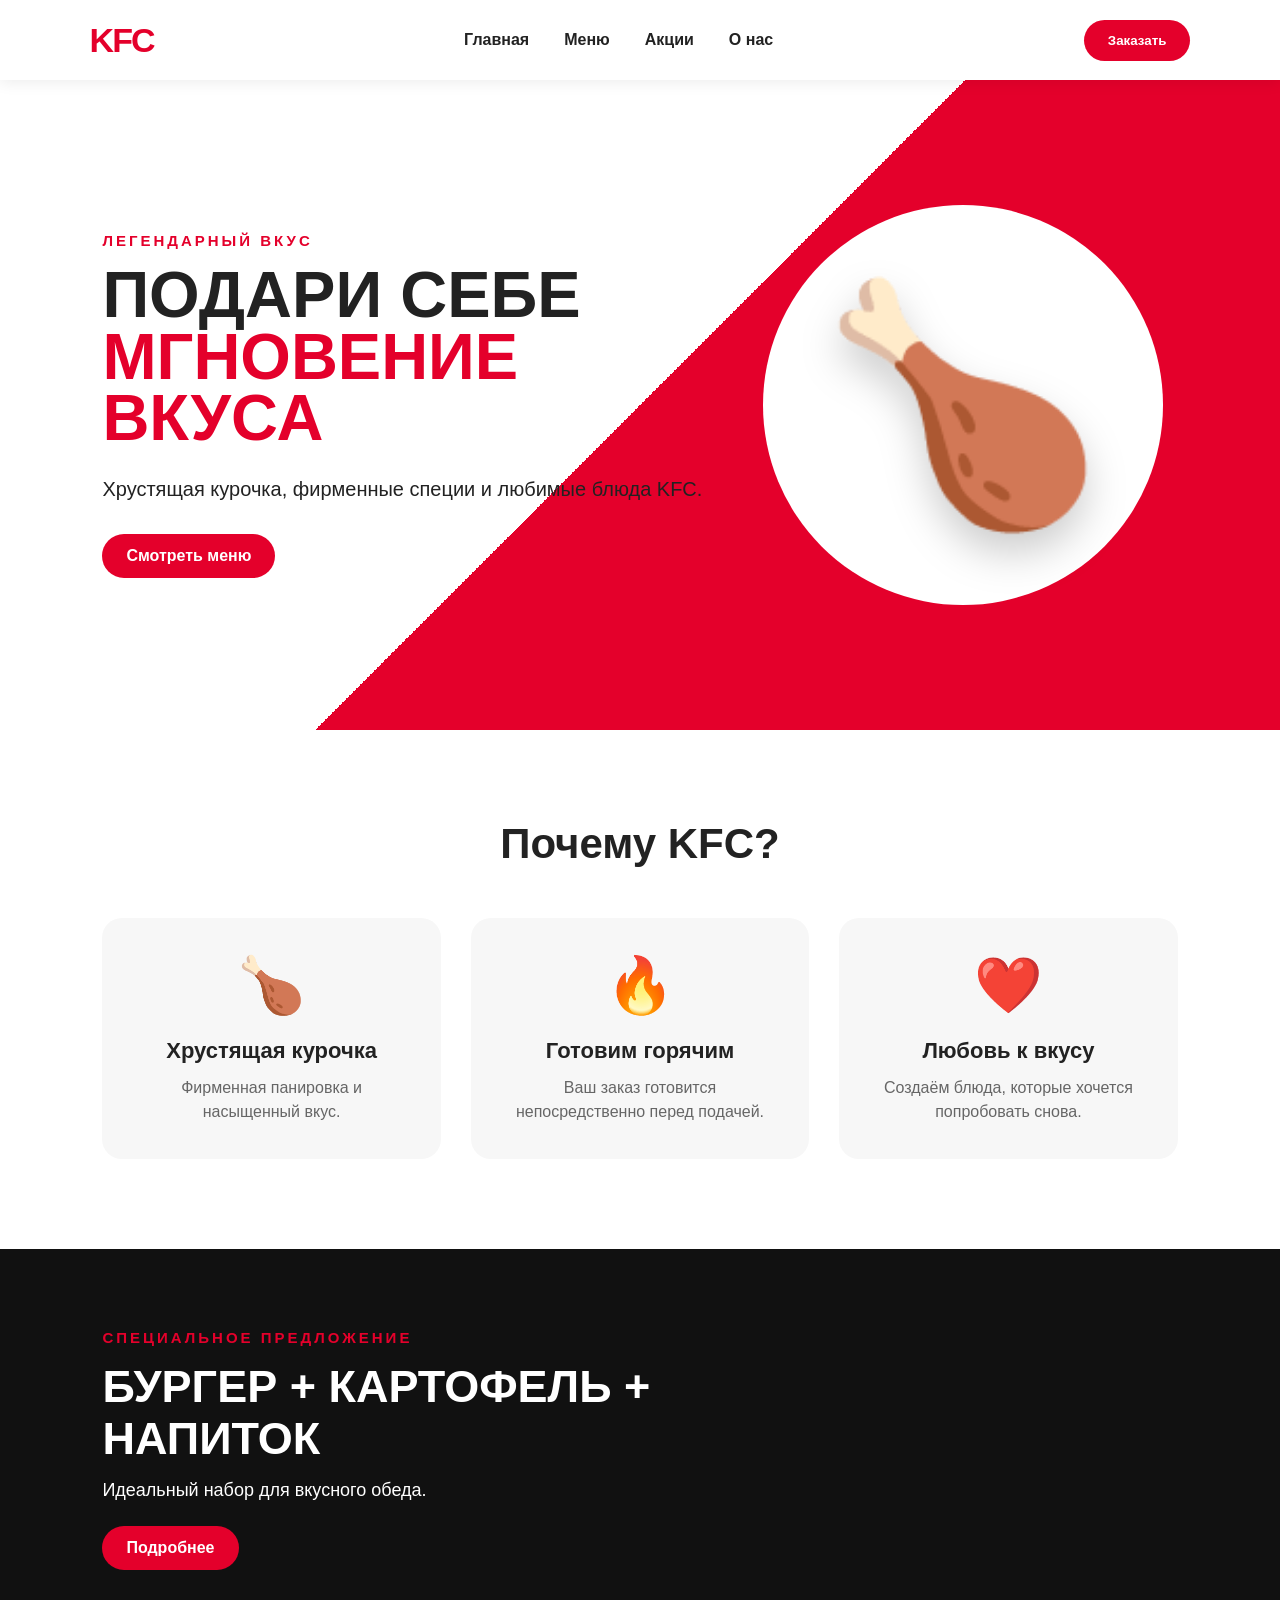
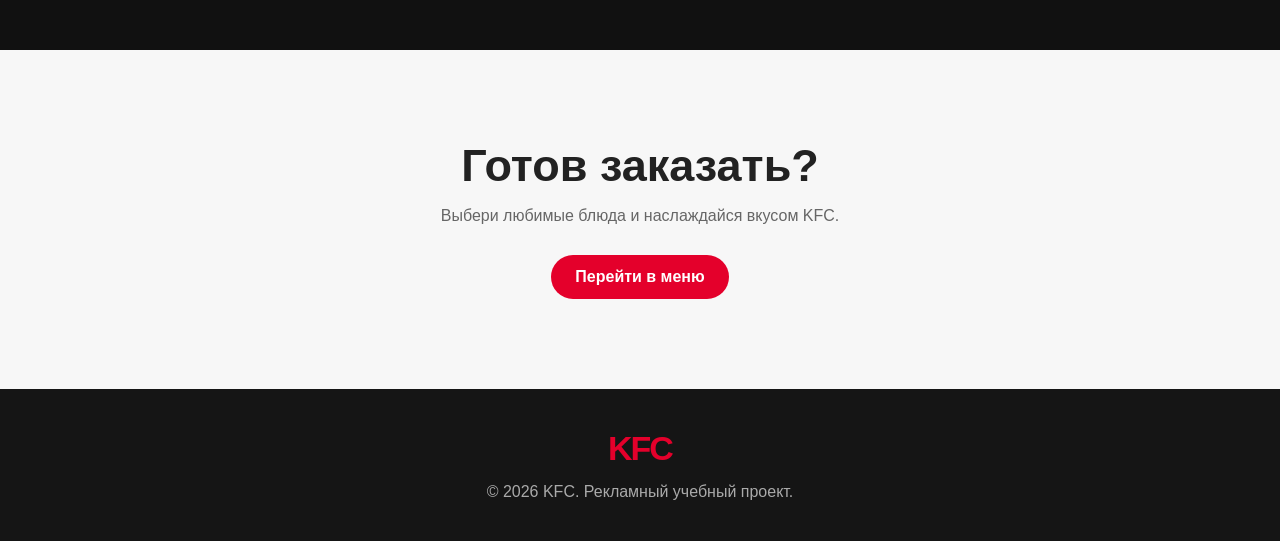
<file: index.html>
<!DOCTYPE html>
<html lang="ru">
<head>
    <meta charset="UTF-8">
    <meta name="viewport" content="width=device-width, initial-scale=1.0">
    <title>KFC — Вкус, который объединяет</title>
    <link rel="stylesheet" href="style.css">
</head>
<body>

<header>
    <div class="logo">KFC</div>

    <nav>
        <a href="index.html">Главная</a>
        <a href="menu.html">Меню</a>
        <a href="promotions.html">Акции</a>
        <a href="about.html">О нас</a>
    </nav>

    <button class="order-btn" onclick="scrollToOrder()">Заказать</button>
</header>

<main>

<section class="hero">
    <div class="hero-text">
        <p class="subtitle">ЛЕГЕНДАРНЫЙ ВКУС</p>
        <h1>ПОДАРИ СЕБЕ<br><span>МГНОВЕНИЕ ВКУСА</span></h1>
        <p>
            Хрустящая курочка, фирменные специи
            и любимые блюда KFC.
        </p>

        <a href="menu.html" class="main-btn">Смотреть меню</a>
    </div>

    <div class="hero-food">
        <div class="circle"></div>
        <div class="food-card">
            🍗
        </div>
    </div>
</section>

<section class="advantages">
    <h2>Почему KFC?</h2>

    <div class="advantage-container">
        <div class="advantage">
            <div>🍗</div>
            <h3>Хрустящая курочка</h3>
            <p>Фирменная панировка и насыщенный вкус.</p>
        </div>

        <div class="advantage">
            <div>🔥</div>
            <h3>Готовим горячим</h3>
            <p>Ваш заказ готовится непосредственно перед подачей.</p>
        </div>

        <div class="advantage">
            <div>❤️</div>
            <h3>Любовь к вкусу</h3>
            <p>Создаём блюда, которые хочется попробовать снова.</p>
        </div>
    </div>
</section>

<section class="promo">
    <div>
        <p class="subtitle">СПЕЦИАЛЬНОЕ ПРЕДЛОЖЕНИЕ</p>
        <h2>БУРГЕР + КАРТОФЕЛЬ + НАПИТОК</h2>
        <p>Идеальный набор для вкусного обеда.</p>
        <a href="promotions.html" class="main-btn">Подробнее</a>
    </div>
</section>

<section class="order" id="order">
    <h2>Готов заказать?</h2>
    <p>Выбери любимые блюда и наслаждайся вкусом KFC.</p>
    <a href="menu.html" class="main-btn">Перейти в меню</a>
</section>

</main>

<footer>
    <div class="logo">KFC</div>
    <p>© 2026 KFC. Рекламный учебный проект.</p>
</footer>

<script src="script.js"></script>
</body>
</html>
</file>
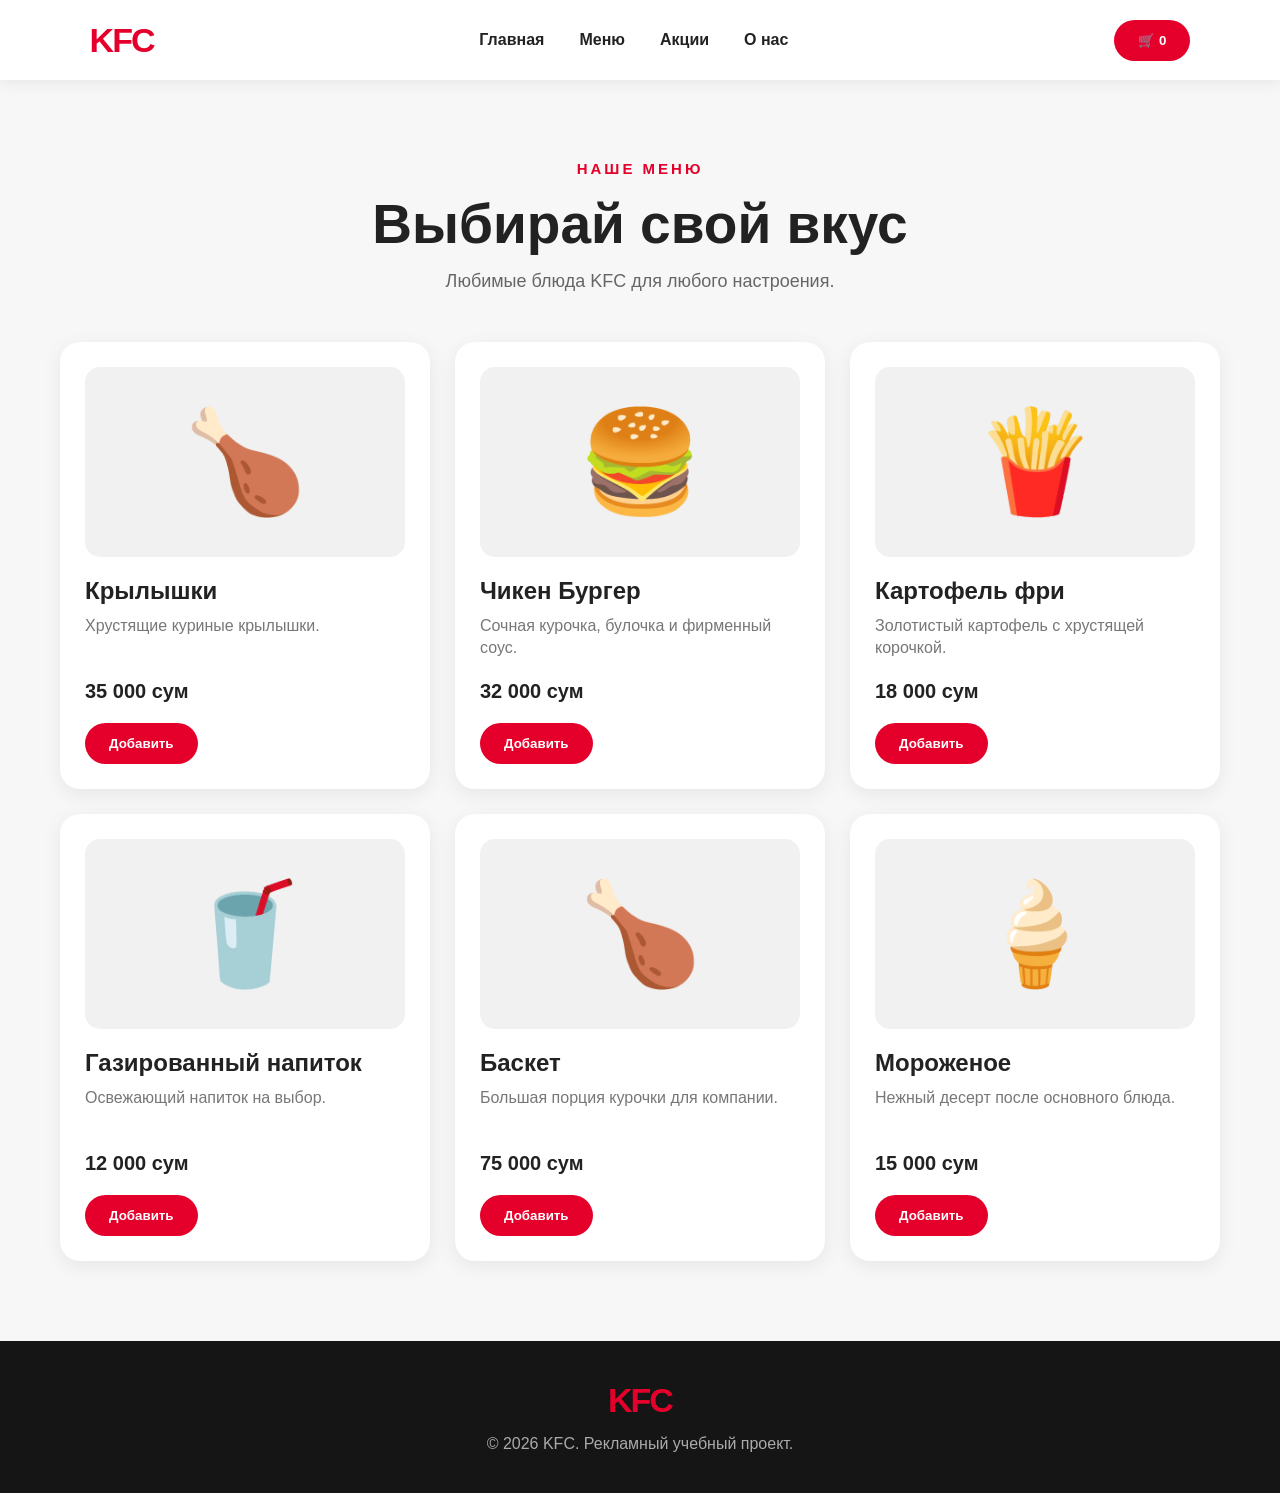
<file: about.html>
<!DOCTYPE html>
<html lang="ru">
<head>
    <meta charset="UTF-8">
    <meta name="viewport" content="width=device-width, initial-scale=1.0">
    <title>KFC — Меню</title>
    <link rel="stylesheet" href="style.css">
</head>
<body>

<header>
    <div class="logo">KFC</div>

    <nav>
        <a href="index.html">Главная</a>
        <a href="menu.html">Меню</a>
        <a href="promotions.html">Акции</a>
        <a href="about.html">О нас</a>
    </nav>

    <button class="order-btn" onclick="showCart()">🛒 <span id="cart-count">0</span></button>
</header>

<main class="page">

    <section class="page-title">
        <p class="subtitle">НАШЕ МЕНЮ</p>
        <h1>Выбирай свой вкус</h1>
        <p>Любимые блюда KFC для любого настроения.</p>
    </section>

    <section class="menu-grid">

        <div class="menu-item">
            <div class="food-image">🍗</div>
            <h2>Крылышки</h2>
            <p>Хрустящие куриные крылышки.</p>
            <strong>35 000 сум</strong>
            <button onclick="addToCart('Крылышки', 35000)">Добавить</button>
        </div>

        <div class="menu-item">
            <div class="food-image">🍔</div>
            <h2>Чикен Бургер</h2>
            <p>Сочная курочка, булочка и фирменный соус.</p>
            <strong>32 000 сум</strong>
            <button onclick="addToCart('Чикен Бургер', 32000)">Добавить</button>
        </div>

        <div class="menu-item">
            <div class="food-image">🍟</div>
            <h2>Картофель фри</h2>
            <p>Золотистый картофель с хрустящей корочкой.</p>
            <strong>18 000 сум</strong>
            <button onclick="addToCart('Картофель фри', 18000)">Добавить</button>
        </div>

        <div class="menu-item">
            <div class="food-image">🥤</div>
            <h2>Газированный напиток</h2>
            <p>Освежающий напиток на выбор.</p>
            <strong>12 000 сум</strong>
            <button onclick="addToCart('Напиток', 12000)">Добавить</button>
        </div>

        <div class="menu-item">
            <div class="food-image">🍗</div>
            <h2>Баскет</h2>
            <p>Большая порция курочки для компании.</p>
            <strong>75 000 сум</strong>
            <button onclick="addToCart('Баскет', 75000)">Добавить</button>
        </div>

        <div class="menu-item">
            <div class="food-image">🍦</div>
            <h2>Мороженое</h2>
            <p>Нежный десерт после основного блюда.</p>
            <strong>15 000 сум</strong>
            <button onclick="addToCart('Мороженое', 15000)">Добавить</button>
        </div>

    </section>

</main>

<footer>
    <div class="logo">KFC</div>
    <p>© 2026 KFC. Рекламный учебный проект.</p>
</footer>

<script src="script.js"></script>
</body>
</html>
</file>
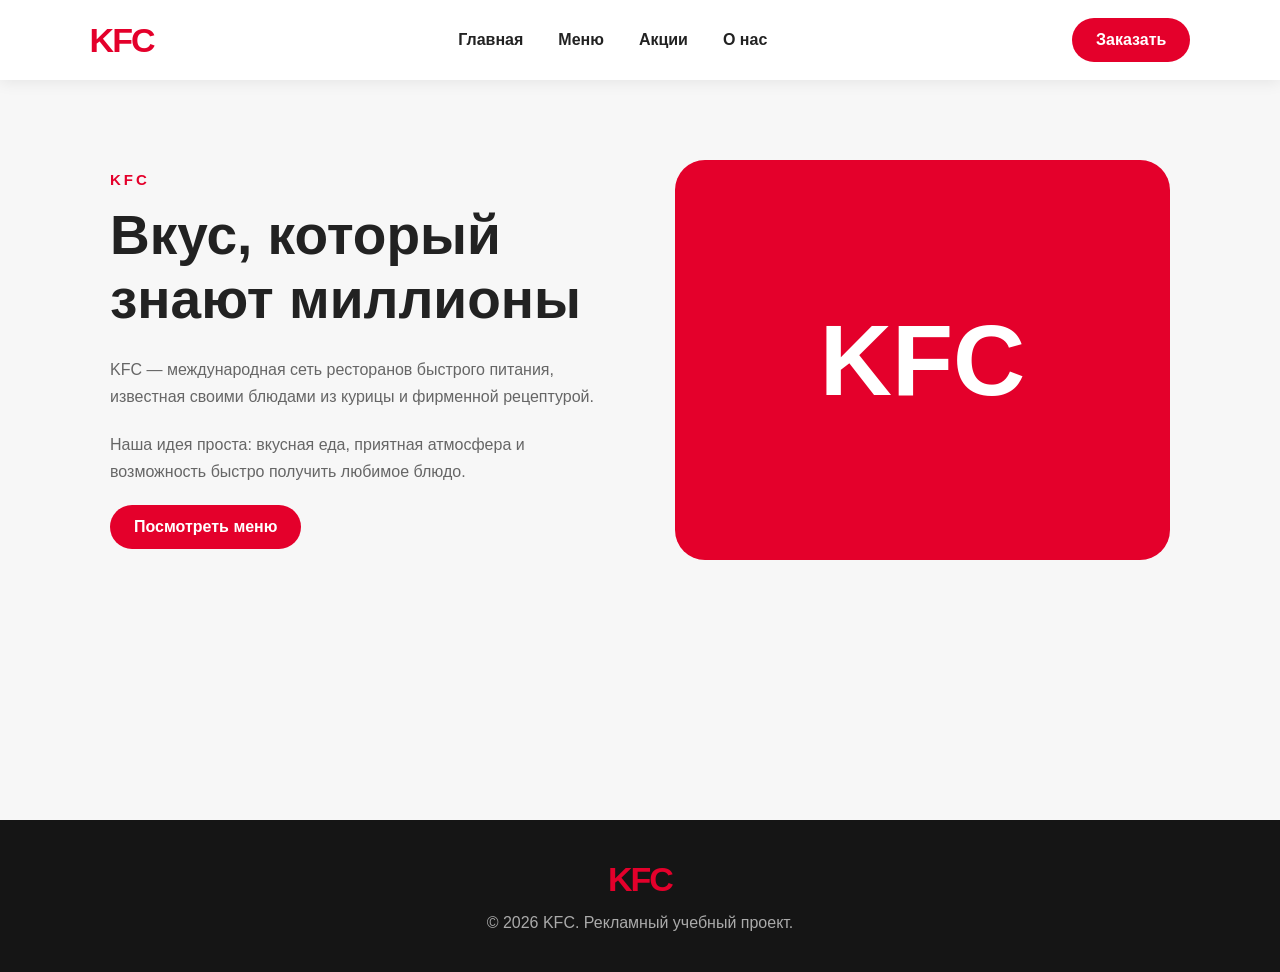
<file: promotions.html>
<!DOCTYPE html>
<html lang="ru">
<head>
    <meta charset="UTF-8">
    <meta name="viewport" content="width=device-width, initial-scale=1.0">
    <title>KFC — О нас</title>
    <link rel="stylesheet" href="style.css">
</head>
<body>

<header>
    <div class="logo">KFC</div>

    <nav>
        <a href="index.html">Главная</a>
        <a href="menu.html">Меню</a>
        <a href="promotions.html">Акции</a>
        <a href="about.html">О нас</a>
    </nav>

    <a href="menu.html" class="order-btn">Заказать</a>
</header>

<main class="page">

    <section class="about">
        <div>
            <p class="subtitle">KFC</p>
            <h1>Вкус, который знают миллионы</h1>

            <p>
                KFC — международная сеть ресторанов быстрого питания,
                известная своими блюдами из курицы и фирменной рецептурой.
            </p>

            <p>
                Наша идея проста: вкусная еда, приятная атмосфера
                и возможность быстро получить любимое блюдо.
            </p>

            <a href="menu.html" class="main-btn">Посмотреть меню</a>
        </div>

        <div class="about-logo">
            KFC
        </div>
    </section>

</main>

<footer>
    <div class="logo">KFC</div>
    <p>© 2026 KFC. Рекламный учебный проект.</p>
</footer>

<script src="script.js"></script>
</body>
</html>
</file>
<file: style.css>
* {
    margin: 0;
    padding: 0;
    box-sizing: border-box;
}

html {
    scroll-behavior: smooth;
}

body {
    font-family: Arial, Helvetica, sans-serif;
    background: #f7f7f7;
    color: #222;
}

header {
    height: 80px;
    background: #ffffff;
    display: flex;
    align-items: center;
    justify-content: space-between;
    padding: 0 7%;
    position: sticky;
    top: 0;
    z-index: 100;
    box-shadow: 0 2px 15px rgba(0,0,0,0.08);
}

.logo {
    font-size: 34px;
    font-weight: 900;
    color: #e4002b;
    letter-spacing: -2px;
}

nav {
    display: flex;
    gap: 35px;
}

nav a {
    text-decoration: none;
    color: #222;
    font-weight: 700;
    transition: 0.3s;
}

nav a:hover {
    color: #e4002b;
}

.order-btn,
.main-btn,
.menu-item button,
.promo-card button {
    border: none;
    background: #e4002b;
    color: white;
    padding: 13px 24px;
    border-radius: 30px;
    font-weight: bold;
    cursor: pointer;
    text-decoration: none;
    display: inline-block;
    transition: 0.3s;
}

.order-btn:hover,
.main-btn:hover,
.menu-item button:hover,
.promo-card button:hover {
    background: #b90022;
    transform: translateY(-2px);
}

.hero {
    min-height: 650px;
    padding: 80px 8%;
    display: flex;
    align-items: center;
    justify-content: space-between;
    background: linear-gradient(135deg, #fff 50%, #e4002b 50%);
    overflow: hidden;
}

.hero-text {
    max-width: 600px;
}

.subtitle {
    color: #e4002b;
    font-size: 15px;
    font-weight: 900;
    letter-spacing: 3px;
    margin-bottom: 15px;
}

.hero h1 {
    font-size: 65px;
    line-height: 0.95;
    margin-bottom: 25px;
}

.hero h1 span {
    color: #e4002b;
}

.hero-text p:not(.subtitle) {
    font-size: 20px;
    line-height: 1.5;
    margin-bottom: 30px;
}

.hero-food {
    position: relative;
    width: 430px;
    height: 430px;
    display: flex;
    justify-content: center;
    align-items: center;
}

.circle {
    width: 400px;
    height: 400px;
    border-radius: 50%;
    background: white;
    position: absolute;
}

.food-card {
    position: relative;
    z-index: 2;
    font-size: 230px;
    filter: drop-shadow(0 20px 20px rgba(0,0,0,0.2));
}

.advantages {
    padding: 90px 8%;
    text-align: center;
    background: white;
}

.advantages h2 {
    font-size: 42px;
    margin-bottom: 50px;
}

.advantage-container {
    display: grid;
    grid-template-columns: repeat(3, 1fr);
    gap: 30px;
}

.advantage {
    padding: 35px;
    border-radius: 20px;
    background: #f7f7f7;
    transition: 0.3s;
}

.advantage:hover {
    transform: translateY(-8px);
    box-shadow: 0 15px 30px rgba(0,0,0,0.1);
}

.advantage div {
    font-size: 55px;
    margin-bottom: 20px;
}

.advantage h3 {
    margin-bottom: 12px;
    font-size: 22px;
}

.advantage p {
    color: #666;
    line-height: 1.5;
}

.promo {
    min-height: 400px;
    padding: 80px 8%;
    display: flex;
    align-items: center;
    background: #111;
    color: white;
}

.promo h2 {
    font-size: 45px;
    max-width: 650px;
    margin-bottom: 15px;
}

.promo p:not(.subtitle) {
    margin-bottom: 25px;
    font-size: 18px;
}

.order {
    text-align: center;
    padding: 90px 20px;
}

.order h2 {
    font-size: 45px;
    margin-bottom: 15px;
}

.order p {
    margin-bottom: 30px;
    color: #666;
}

footer {
    padding: 40px 8%;
    background: #151515;
    color: white;
    text-align: center;
}

footer .logo {
    margin-bottom: 15px;
}

footer p {
    color: #aaa;
}

/* Страницы */

.page {
    min-height: calc(100vh - 160px);
}

.page-title {
    text-align: center;
    padding: 80px 20px 50px;
}

.page-title h1 {
    font-size: 55px;
    margin-bottom: 15px;
}

.page-title p:last-child {
    color: #666;
    font-size: 18px;
}

/* Меню */

.menu-grid {
    max-width: 1200px;
    margin: 0 auto 80px;
    padding: 0 20px;
    display: grid;
    grid-template-columns: repeat(3, 1fr);
    gap: 25px;
}

.menu-item {
    background: white;
    padding: 25px;
    border-radius: 20px;
    box-shadow: 0 5px 20px rgba(0,0,0,0.07);
    transition: 0.3s;
}
.menu-item:hover {
    transform: translateY(-7px);
}

.food-image {
    height: 190px;
    background: #f1f1f1;
    border-radius: 15px;
    display: flex;
    justify-content: center;
    align-items: center;
    font-size: 100px;
    margin-bottom: 20px;
}

.menu-item h2 {
    margin-bottom: 10px;
}

.menu-item p {
    color: #777;
    line-height: 1.4;
    min-height: 45px;
}

.menu-item strong {
    display: block;
    font-size: 20px;
    margin: 20px 0;
}

/* Акции */

.promo-grid {
    max-width: 1100px;
    margin: 0 auto 80px;
    padding: 0 20px;
    display: grid;
    grid-template-columns: repeat(3, 1fr);
    gap: 25px;
}

.promo-card {
    background: white;
    padding: 40px 30px;
    border-radius: 20px;
    text-align: center;
    box-shadow: 0 5px 20px rgba(0,0,0,0.08);
}

.promo-card span {
    font-size: 60px;
}

.promo-card h2 {
    margin: 20px 0 15px;
}

.promo-card p {
    color: #666;
    line-height: 1.5;
    min-height: 70px;
}

.promo-card h3 {
    color: #e4002b;
    font-size: 25px;
    margin: 20px;
}

/* О нас */

.about {
    max-width: 1100px;
    margin: 0 auto;
    padding: 80px 20px;
    display: grid;
    grid-template-columns: 1fr 1fr;
    gap: 70px;
    align-items: center;
}

.about h1 {
    font-size: 55px;
    margin-bottom: 25px;
}

.about p:not(.subtitle) {
    color: #666;
    line-height: 1.7;
    margin-bottom: 20px;
}

.about-logo {
    height: 400px;
    background: #e4002b;
    border-radius: 30px;
    display: flex;
    align-items: center;
    justify-content: center;
    color: white;
    font-size: 100px;
    font-weight: 900;
}

/* Адаптив */

@media (max-width: 900px) {

    header {
        padding: 0 4%;
    }

    nav {
        gap: 15px;
    }

    .hero {
        flex-direction: column;
        text-align: center;
        background: #fff;
    }

    .hero h1 {
        font-size: 48px;
    }

    .hero-food {
        margin-top: 40px;
    }

    .advantage-container,
    .menu-grid,
    .promo-grid {
        grid-template-columns: 1fr 1fr;
    }

    .about {
        grid-template-columns: 1fr;
    }
}

@media (max-width: 600px) {

    header {
        height: auto;
        padding: 20px;
        flex-wrap: wrap;
        gap: 15px;
    }

    nav {
        order: 3;
        width: 100%;
        justify-content: center;
        flex-wrap: wrap;
    }

    .hero {
        padding: 60px 20px;
    }

    .hero h1 {
        font-size: 38px;
    }

    .hero-food {
        width: 300px;
        height: 300px;
    }

    .circle {
        width: 280px;
        height: 280px;
    }

    .food-card {
        font-size: 150px;
    }

    .advantage-container,
    .menu-grid,
    .promo-grid {
        grid-template-columns: 1fr;
    }

    .page-title h1,
    .about h1 {
        font-size: 40px;
    }

    .promo h2 {
        font-size: 32px;
    }
}
</file>
